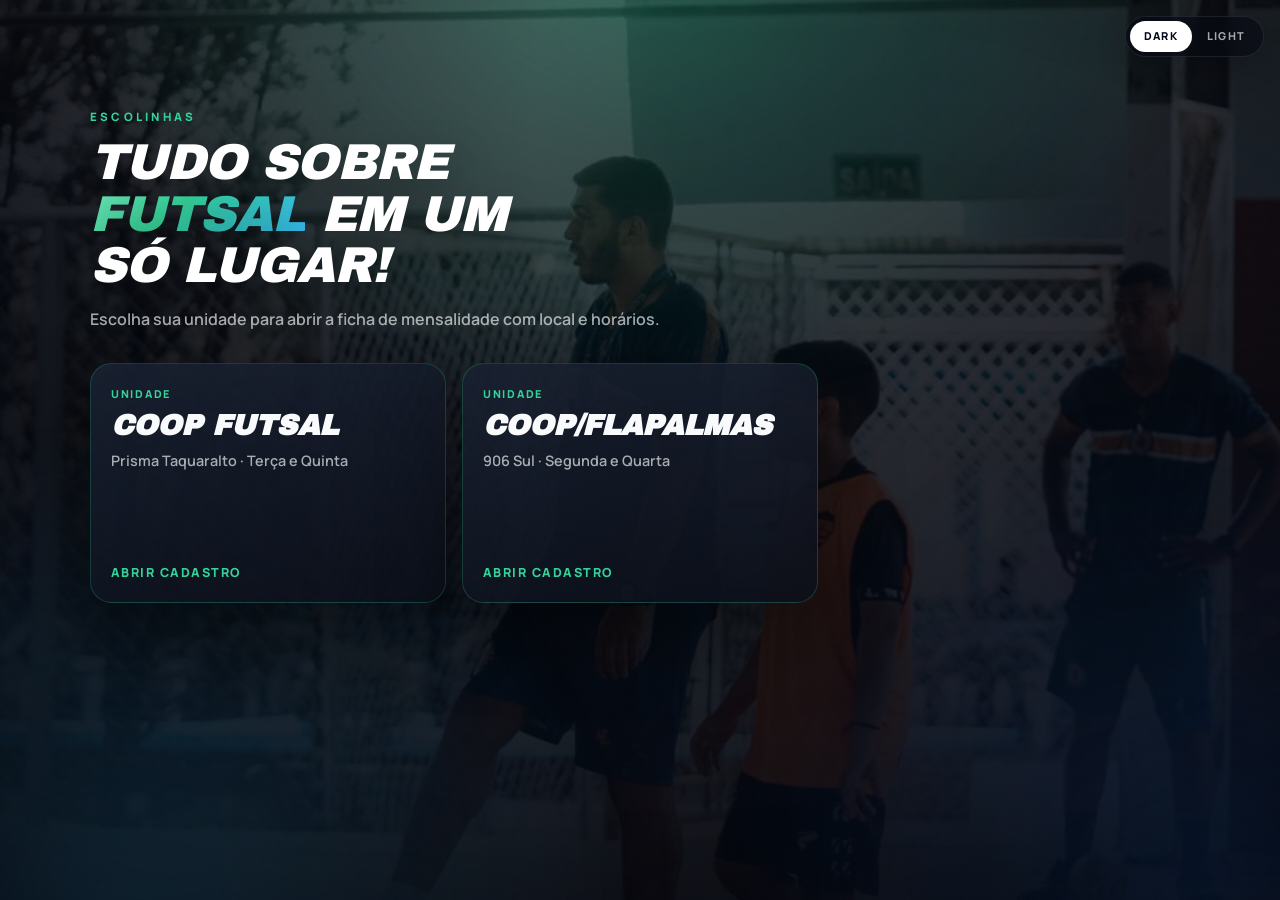
<file: index.html>
﻿<!DOCTYPE html>
<html lang="pt-BR" data-theme="dark">
<head>
  <meta charset="UTF-8" />
  <meta name="viewport" content="width=device-width, initial-scale=1" />
  <meta name="description" content="Escolinhas TUDO SOBRE FUTSAL EM UM SÓ LUGAR! — escolha sua unidade e faça a matrícula" />
  <title>TUDO SOBRE FUTSAL EM UM SÓ LUGAR! | Escolha a unidade</title>
  <link rel="icon" href="favicon.svg?v=1" type="image/svg+xml" />
  <link rel="preconnect" href="https://fonts.googleapis.com" />
  <link rel="preconnect" href="https://fonts.gstatic.com" crossorigin />
  <link href="https://fonts.googleapis.com/css2?family=Archivo+Black&family=Manrope:wght@500;600;700;800&display=swap" rel="stylesheet" />
  <link rel="stylesheet" href="styles.css?v=32" />
  <script>
    (function () {
      var params = new URLSearchParams(window.location.search);
      var theme = params.get("theme") || localStorage.getItem("ndf-theme") || "dark";
      if (theme !== "light" && theme !== "dark") theme = "dark";
      document.documentElement.setAttribute("data-theme", theme);
    })();
  </script>
</head>
<body class="page-home">
  <div class="page-bg" aria-hidden="true">
    <img class="page-bg__img" src="images/hero.jpeg" alt="" />
    <div class="page-bg__overlay"></div>
  </div>

  <div class="aurora" aria-hidden="true">
    <div class="aurora__blob aurora__blob--a"></div>
    <div class="aurora__blob aurora__blob--b"></div>
    <div class="aurora__blob aurora__blob--c"></div>
    <div class="aurora__vignette"></div>
  </div>
  <div class="grain" aria-hidden="true"></div>

  <div class="theme-bar">
    <div class="theme-switch" role="group" aria-label="Escolher tema">
      <button type="button" class="theme-switch__btn" data-theme-set="dark" aria-pressed="true">Dark</button>
      <button type="button" class="theme-switch__btn" data-theme-set="light" aria-pressed="false">Light</button>
    </div>
  </div>

  <main class="home">
    <header class="home__hero reveal is-visible">
      <p class="home__eyebrow">Escolinhas</p>
      <h1 class="home__title">TUDO SOBRE <span>FUTSAL</span> EM UM SÓ LUGAR!</h1>
      <p class="home__lead">Escolha sua unidade para abrir a ficha de mensalidade com local e horários.</p>
    </header>

    <section class="home__grid" aria-label="Unidades">
      <a class="unit-card reveal" data-delay="0" href="./cadastro.html?unidade=coop">
        <p class="unit-card__tag">Unidade</p>
        <h2 class="unit-card__name">COOP Futsal</h2>
        <p class="unit-card__meta">Prisma Taquaralto · Terça e Quinta</p>
        <span class="unit-card__cta">Abrir cadastro</span>
      </a>

      <a class="unit-card reveal" data-delay="1" href="./cadastro.html?unidade=flapalmas">
        <p class="unit-card__tag">Unidade</p>
        <h2 class="unit-card__name">COOP/FLAPALMAS</h2>
        <p class="unit-card__meta">906 Sul · Segunda e Quarta</p>
        <span class="unit-card__cta">Abrir cadastro</span>
      </a>

    </section>
  </main>

  <script src="config.js?v=54"></script>
  <script src="home.js?v=54"></script>
</body>
</html>
</file>
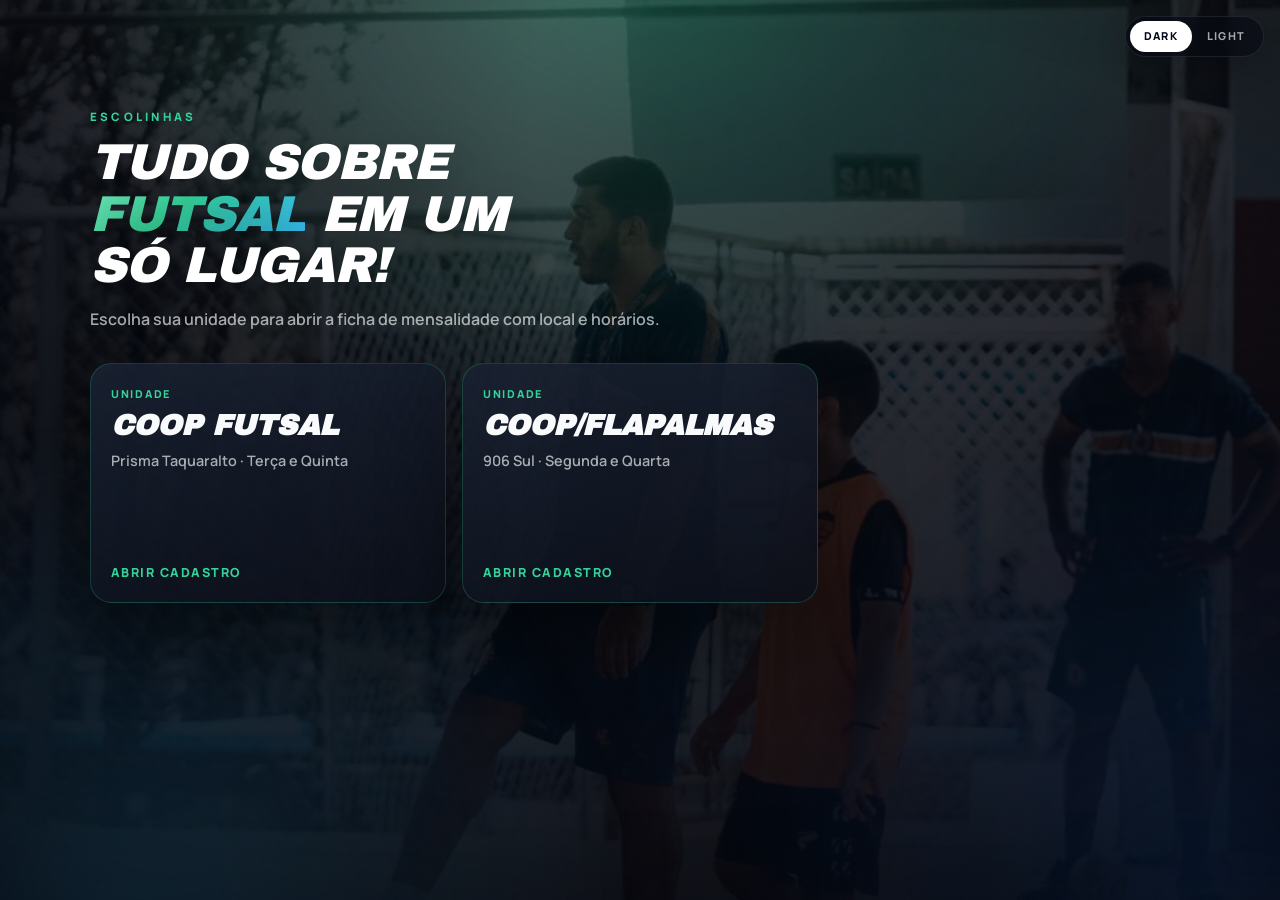
<file: dark.html>
﻿<!DOCTYPE html>
<html lang="pt-BR">
<head>
  <meta charset="UTF-8" />
  <meta http-equiv="refresh" content="0; url=./?theme=dark" />
  <title>TUDO SOBRE FUTSAL EM UM SÓ LUGAR! — Tema Dark</title>
  <script>location.replace("./?theme=dark");</script>
</head>
<body>
  <p><a href="./?theme=dark">Abrir home no tema dark</a></p>
</body>
</html>
</file>
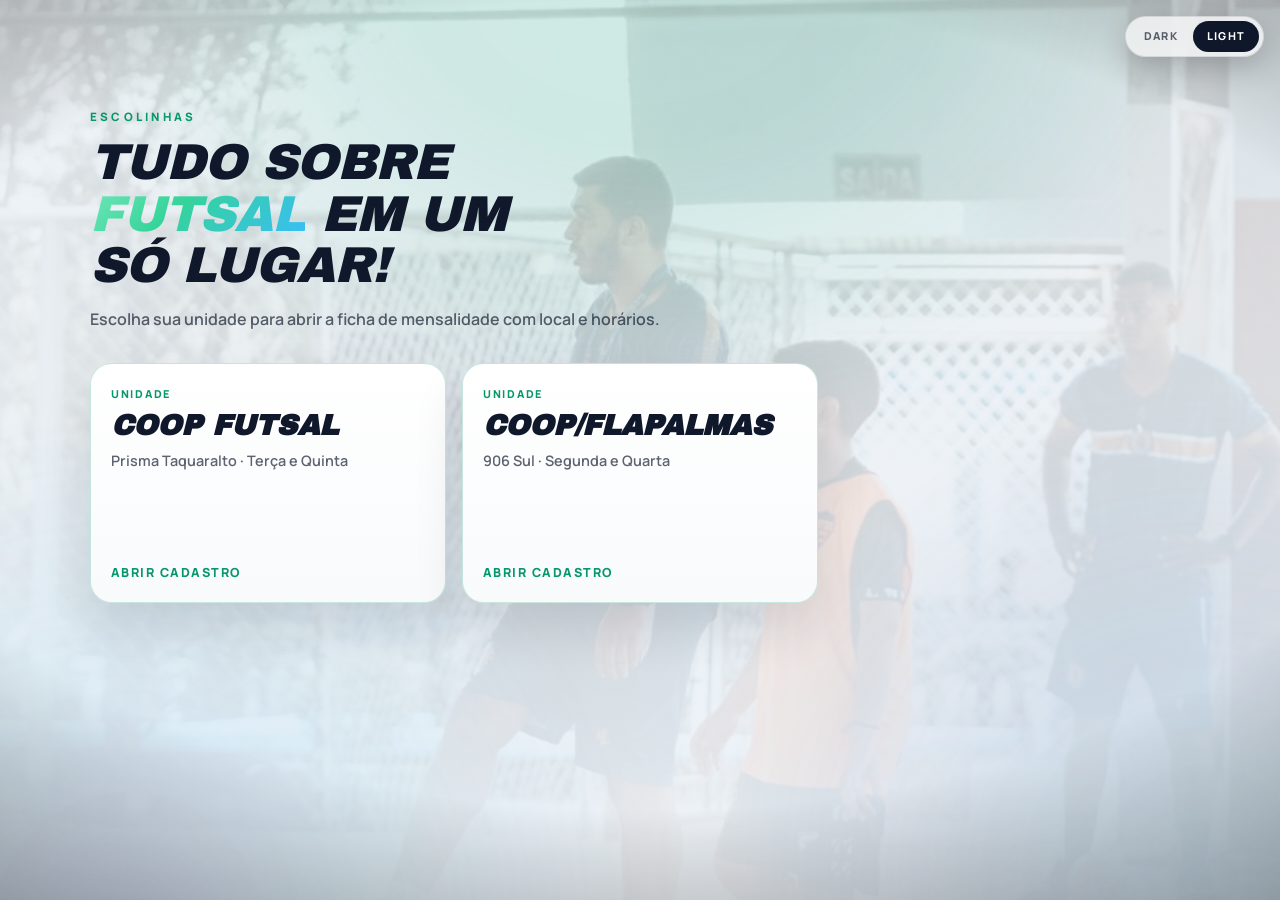
<file: light.html>
﻿<!DOCTYPE html>
<html lang="pt-BR">
<head>
  <meta charset="UTF-8" />
  <meta http-equiv="refresh" content="0; url=./?theme=light" />
  <title>TUDO SOBRE FUTSAL EM UM SÓ LUGAR! — Tema Light</title>
  <script>location.replace("./?theme=light");</script>
</head>
<body>
  <p><a href="./?theme=light">Abrir home no tema light</a></p>
</body>
</html>
</file>
<file: styles.css>
/* Escolinha identity + HackaRun-like motion (sem botões neon) */
html[data-theme="dark"] {
  --page-bg: #05070f;
  --page-bg-mid: #0a1220;
  --aurora-a: rgba(16, 185, 129, 0.28);
  --aurora-b: rgba(56, 189, 248, 0.18);
  --aurora-c: rgba(20, 82, 160, 0.22);
  --text: #f8fafc;
  --text-muted: rgba(248, 250, 252, 0.66);
  --text-soft: #94a3b8;
  --card-bg: linear-gradient(165deg, rgba(24, 32, 48, 0.9), rgba(10, 14, 24, 0.88));
  --card-border: rgba(148, 163, 184, 0.16);
  --input-bg: rgba(2, 6, 23, 0.72);
  --input-border: rgba(148, 163, 184, 0.14);
  --input-text: #f8fafc;
  --input-focus: #34d399;
  --panel-inner: rgba(2, 6, 23, 0.55);
  --line: rgba(148, 163, 184, 0.14);
  --plan-bg: rgba(15, 23, 42, 0.55);
  --plan-hover: rgba(30, 41, 59, 0.72);
  --plan-checked-border: rgba(52, 211, 153, 0.55);
  --accent: #34d399;
  --accent-2: #059669;
  --cta-bg: #ffffff;
  --cta-text: #020617;
  --cta-disabled-bg: #1e293b;
  --cta-disabled-text: #64748b;
  --ok: #34d399;
  --danger: #fb7185;
  --hero-overlay:
    linear-gradient(180deg, rgba(5, 7, 15, 0.35) 0%, rgba(5, 7, 15, 0.55) 42%, rgba(5, 7, 15, 0.98) 100%),
    radial-gradient(circle at 50% 30%, rgba(16, 185, 129, 0.2), transparent 48%);
  --hero-cta-bg: #ffffff;
  --hero-cta-text: #020617;
  --theme-bar-bg: rgba(5, 7, 15, 0.55);
  --shadow: 0 30px 80px rgba(0, 0, 0, 0.45);
  --band-bg: linear-gradient(180deg, rgba(5, 7, 15, 0) 0%, rgba(8, 14, 26, 0.92) 18%, #070b14 100%);
  --cursor-glow: rgba(16, 185, 129, 0.22);
  --ease-out: cubic-bezier(0.16, 1, 0.3, 1);
  --ease-in-out: cubic-bezier(0.65, 0, 0.35, 1);
  --dur: 0.32s;
  --font: "Manrope", system-ui, sans-serif;
  --display: "Archivo Black", "Manrope", sans-serif;
  color-scheme: dark;
}

html[data-theme="light"] {
  --page-bg: #eef3f8;
  --page-bg-mid: #e2eaf3;
  --aurora-a: rgba(16, 185, 129, 0.12);
  --aurora-b: rgba(37, 99, 235, 0.1);
  --aurora-c: rgba(14, 165, 233, 0.1);
  --text: #0f172a;
  --text-muted: rgba(15, 23, 42, 0.68);
  --text-soft: #64748b;
  --card-bg: linear-gradient(180deg, #ffffff, #f8fafc);
  --card-border: rgba(15, 23, 42, 0.08);
  --input-bg: #f8fafc;
  --input-border: rgba(15, 23, 42, 0.12);
  --input-text: #0f172a;
  --input-focus: #059669;
  --panel-inner: #ffffff;
  --line: rgba(15, 23, 42, 0.1);
  --plan-bg: #f8fafc;
  --plan-hover: #ffffff;
  --plan-checked-border: #059669;
  --accent: #059669;
  --accent-2: #047857;
  --cta-bg: #0f172a;
  --cta-text: #ffffff;
  --cta-disabled-bg: #cbd5e1;
  --cta-disabled-text: #64748b;
  --ok: #047857;
  --danger: #b91c1c;
  --hero-overlay:
    linear-gradient(180deg, rgba(238, 243, 248, 0.15) 0%, rgba(238, 243, 248, 0.55) 55%, rgba(238, 243, 248, 0.98) 100%);
  --hero-cta-bg: #0f172a;
  --hero-cta-text: #ffffff;
  --theme-bar-bg: rgba(255, 255, 255, 0.7);
  --shadow: 0 24px 50px rgba(15, 23, 42, 0.12);
  --band-bg: linear-gradient(180deg, rgba(238, 243, 248, 0) 0%, #eef3f8 22%, #e8eef6 100%);
  --cursor-glow: rgba(5, 150, 105, 0.16);
  --ease-out: cubic-bezier(0.16, 1, 0.3, 1);
  --ease-in-out: cubic-bezier(0.65, 0, 0.35, 1);
  --dur: 0.32s;
  --font: "Manrope", system-ui, sans-serif;
  --display: "Archivo Black", "Manrope", sans-serif;
  color-scheme: light;
}

*,
*::before,
*::after {
  box-sizing: border-box;
}

html {
  scroll-behavior: smooth;
}

body {
  margin: 0;
  min-height: 100vh;
  font-family: var(--font);
  color: var(--text);
  background: var(--page-bg);
  line-height: 1.5;
  overflow-x: hidden;
}

/* Aurora animada (estilo HackaRun, cores da escolinha) */
.aurora {
  position: fixed;
  inset: 0;
  z-index: 1;
  pointer-events: none;
  overflow: hidden;
  background: transparent;
  transition: background 1.4s var(--ease-in-out);
}

.aurora__blob {
  position: absolute;
  border-radius: 50%;
  filter: blur(10px);
  will-change: transform, opacity;
}

.aurora__blob--a {
  width: 90vmax;
  height: 70vmax;
  top: -38vmax;
  left: calc(50% - 45vmax);
  background: radial-gradient(closest-side, var(--aurora-a) 0%, rgba(16, 185, 129, 0.13) 42%, transparent 100%);
  animation: aurora-drift 28s ease-in-out infinite alternate;
}

.aurora__blob--b {
  width: 80vmax;
  height: 80vmax;
  bottom: -42vmax;
  left: -30vmax;
  background: radial-gradient(closest-side, var(--aurora-b) 0%, rgba(56, 189, 248, 0.08) 45%, transparent 100%);
  animation: aurora-drift 34s ease-in-out infinite alternate-reverse;
}

.aurora__blob--c {
  width: 76vmax;
  height: 76vmax;
  bottom: -36vmax;
  right: -32vmax;
  background: radial-gradient(closest-side, var(--aurora-c) 0%, rgba(20, 82, 160, 0.09) 45%, transparent 100%);
  animation: aurora-drift 40s ease-in-out infinite alternate;
}

.aurora__vignette {
  position: absolute;
  inset: 0;
  background: radial-gradient(120% 90% at 50% 45%, transparent 50%, rgba(0, 0, 4, 0.7) 100%);
}

@keyframes aurora-drift {
  0% { transform: translate(-4vw, 0) scale(1); opacity: 0.85; }
  50% { opacity: 1; }
  100% { transform: translate(5vw, 3vh) scale(1.12); opacity: 0.9; }
}

.grain {
  position: fixed;
  inset: 0;
  pointer-events: none;
  z-index: 50;
  opacity: 0.035;
  mix-blend-mode: overlay;
  background-image:
    url("data:image/svg+xml,%3Csvg viewBox='0 0 200 200' xmlns='http://www.w3.org/2000/svg'%3E%3Cfilter id='n'%3E%3CfeTurbulence type='fractalNoise' baseFrequency='0.85' numOctaves='3' stitchTiles='stitch'/%3E%3C/filter%3E%3Crect width='100%25' height='100%25' filter='url(%23n)'/%3E%3C/svg%3E");
}

/* Glow que segue o mouse */
.page-bg {
  position: fixed;
  inset: 0;
  z-index: 0;
  overflow: hidden;
  pointer-events: none;
}

.page-bg__img {
  position: absolute;
  inset: 0;
  width: 100%;
  height: 100%;
  object-fit: cover;
  object-position: center;
  filter: saturate(1.05) contrast(1.04);
}

.page-bg__overlay {
  position: absolute;
  inset: 0;
  background:
    linear-gradient(90deg, rgba(5, 7, 15, 0.82) 0%, rgba(5, 7, 15, 0.55) 42%, rgba(5, 7, 15, 0.72) 100%),
    linear-gradient(180deg, rgba(5, 7, 15, 0.35), rgba(5, 7, 15, 0.88));
}

html[data-theme="light"] .page-bg__overlay {
  background:
    linear-gradient(90deg, rgba(238, 243, 248, 0.88) 0%, rgba(238, 243, 248, 0.62) 45%, rgba(238, 243, 248, 0.78) 100%),
    linear-gradient(180deg, rgba(238, 243, 248, 0.25), rgba(238, 243, 248, 0.9));
}

/* Transições de scroll */
.reveal {
  opacity: 0;
  transform: translateY(36px) scale(0.985);
  filter: blur(6px);
  transition:
    opacity 0.9s var(--ease-out),
    transform 0.9s var(--ease-out),
    filter 0.9s var(--ease-out);
  will-change: opacity, transform, filter;
}

.reveal.is-visible {
  opacity: 1;
  transform: none;
  filter: none;
}

.reveal[data-delay="1"] { transition-delay: 0.08s; }
.reveal[data-delay="2"] { transition-delay: 0.16s; }
.reveal[data-delay="3"] { transition-delay: 0.24s; }

.layout {
  position: relative;
  z-index: 2;
  display: grid;
  grid-template-columns: minmax(160px, 240px) minmax(0, 560px) minmax(160px, 240px);
  justify-content: center;
  column-gap: clamp(0.75rem, 2vw, 1.75rem);
  row-gap: 1.25rem;
  align-items: start;
  width: min(1280px, calc(100% - 1.5rem));
  margin: 0 auto;
  padding: clamp(4.5rem, 8vh, 6rem) 0 3rem;
  min-height: 100vh;
  box-sizing: border-box;
}

.brand-rail {
  position: sticky;
  top: 5.5rem;
  padding: 1rem 0.25rem 1rem 0;
  width: 100%;
  max-width: 240px;
}

.brand-rail__eyebrow {
  margin: 0 0 0.75rem;
  font-size: 0.72rem;
  font-weight: 800;
  letter-spacing: 0.28em;
  text-transform: uppercase;
  color: var(--accent);
}

.brand-rail__title {
  margin: 0;
  font-family: var(--display);
  font-size: clamp(2rem, 3.4vw, 3.3rem);
  font-weight: 400;
  font-style: italic;
  line-height: 0.95;
  letter-spacing: -0.03em;
  text-transform: uppercase;
  color: #fff;
  text-shadow: 0 16px 40px rgba(0, 0, 0, 0.35);
}

html[data-theme="light"] .brand-rail__title {
  color: #0f172a;
  text-shadow: none;
}

.brand-rail__title span {
  display: inline-block;
  background: linear-gradient(135deg, #6ee7b7, #34d399 40%, #38bdf8);
  -webkit-background-clip: text;
  background-clip: text;
  color: transparent;
}

.brand-rail__club {
  margin: 1rem 0 0.55rem;
  font-size: clamp(0.72rem, 1.4vw, 0.86rem);
  font-weight: 800;
  letter-spacing: 0.08em;
  text-transform: uppercase;
  color: rgba(255, 255, 255, 0.86);
  line-height: 1.3;
  max-width: 22rem;
}

html[data-theme="light"] .brand-rail__club {
  color: rgba(15, 23, 42, 0.8);
}

.brand-rail__slogan {
  margin: 0;
  font-size: 0.82rem;
  font-weight: 700;
  font-style: italic;
  letter-spacing: 0.08em;
  text-transform: uppercase;
  color: var(--text-muted);
  max-width: 22ch;
}

.brand-rail .accent-bar {
  margin: 1rem 0 0;
}

.form-rail {
  width: 100%;
  justify-self: center;
}

.photo-rail {
  --photo-parallax: 0px;
  position: sticky;
  top: 5rem;
  display: grid;
  gap: 0.75rem;
  justify-items: end;
  justify-self: end;
  width: 100%;
  max-width: 230px;
  padding-top: 0.5rem;
  transform: translate3d(0, var(--photo-parallax), 0);
  will-change: transform;
}

.photo-rail__item {
  --photo-rot: 0deg;
  --photo-x: 0px;
  --photo-y: 0px;
  --photo-scale: 1;
  margin: 0;
  width: 100%;
  max-width: 210px;
  border-radius: 1.1rem;
  overflow: hidden;
  border: 1px solid var(--card-border);
  box-shadow: 0 18px 40px rgba(0, 0, 0, 0.35);
  transform-origin: center;
  transform: rotate(var(--photo-rot)) translate(var(--photo-x), var(--photo-y)) scale(var(--photo-scale));
  animation: photo-fall 1s var(--ease-out) both;
  transition:
    transform 0.65s cubic-bezier(0.22, 1, 0.36, 1),
    box-shadow 0.65s cubic-bezier(0.22, 1, 0.36, 1),
    filter 0.65s cubic-bezier(0.22, 1, 0.36, 1);
}

.photo-rail__item img {
  display: block;
  width: 100%;
  aspect-ratio: 4 / 5;
  object-fit: cover;
  transition: transform 0.65s cubic-bezier(0.22, 1, 0.36, 1), filter 0.65s cubic-bezier(0.22, 1, 0.36, 1);
}

.photo-rail__item--1 {
  max-width: 190px;
  --photo-rot: -6deg;
  --photo-x: -6px;
  animation-delay: 0.05s;
}

.photo-rail__item--2 {
  max-width: 210px;
  --photo-rot: 4deg;
  --photo-x: 8px;
  animation-delay: 0.15s;
}

.photo-rail__item--3 {
  max-width: 180px;
  --photo-rot: -3deg;
  --photo-x: -2px;
  animation-delay: 0.25s;
}

.photo-rail__item--4 {
  max-width: 200px;
  --photo-rot: 5deg;
  --photo-x: 10px;
  animation-delay: 0.35s;
}

.photo-rail__item:hover {
  --photo-rot: -1deg;
  --photo-y: -8px;
  --photo-scale: 1.025;
  box-shadow: 0 22px 44px rgba(0, 0, 0, 0.38), 0 0 24px rgba(16, 185, 129, 0.12);
  z-index: 2;
}

.photo-rail__item:hover img {
  transform: scale(1.04);
  filter: saturate(1.06);
}

@keyframes photo-fall {
  from {
    opacity: 0;
    transform: translateY(-28px) scale(0.94);
  }
  to {
    opacity: 1;
  }
}

.theme-bar {
  position: fixed;
  top: 1rem;
  right: 1rem;
  z-index: 60;
  display: flex;
  align-items: center;
  gap: 0.55rem;
  padding: 0.25rem;
  border-radius: 999px;
  background: var(--theme-bar-bg);
  border: 1px solid var(--line);
  backdrop-filter: blur(16px);
  box-shadow: 0 10px 30px rgba(0, 0, 0, 0.2);
}

.back-home {
  margin-left: 0.35rem;
  padding: 0.4rem 0.75rem;
  border-radius: 999px;
  color: var(--text-soft);
  text-decoration: none;
  font-size: 0.72rem;
  font-weight: 800;
  letter-spacing: 0.06em;
  text-transform: uppercase;
  transition: color var(--dur) var(--ease-out), background var(--dur) var(--ease-out);
}

.back-home:hover {
  color: var(--text);
  background: rgba(52, 211, 153, 0.14);
}

html[data-theme="light"] .back-home:hover {
  background: rgba(5, 150, 105, 0.14);
}

.home {
  position: relative;
  z-index: 2;
  width: min(1100px, calc(100% - 1.5rem));
  margin: 0 auto;
  padding: clamp(5rem, 12vh, 7rem) 0 3.5rem;
}

.home__hero {
  max-width: 40rem;
  margin-bottom: 2rem;
}

.home__eyebrow {
  margin: 0 0 0.75rem;
  font-size: 0.72rem;
  font-weight: 800;
  letter-spacing: 0.28em;
  text-transform: uppercase;
  color: var(--accent);
}

.home__title {
  margin: 0;
  font-family: var(--display);
  font-size: clamp(1.55rem, 5.2vw, 3.15rem);
  font-weight: 400;
  font-style: italic;
  line-height: 1.02;
  letter-spacing: -0.02em;
  text-transform: uppercase;
  color: #fff;
  text-shadow: 0 16px 40px rgba(0, 0, 0, 0.35);
  max-width: 14ch;
}

html[data-theme="light"] .home__title {
  color: #0f172a;
  text-shadow: none;
}

.home__title span {
  display: inline-block;
  background: linear-gradient(135deg, #6ee7b7, #34d399 40%, #38bdf8);
  -webkit-background-clip: text;
  background-clip: text;
  color: transparent;
}

.home__lead {
  margin: 1rem 0 0;
  max-width: 36rem;
  color: var(--text-muted);
  font-size: 1rem;
  font-weight: 600;
}

.home__grid {
  display: grid;
  grid-template-columns: repeat(3, minmax(0, 1fr));
  gap: 1rem;
}

.unit-card {
  display: flex;
  flex-direction: column;
  gap: 0.55rem;
  min-height: 15rem;
  padding: 1.35rem 1.25rem 1.2rem;
  border-radius: 1.35rem;
  border: 1px solid rgba(52, 211, 153, 0.22);
  background: var(--card-bg);
  box-shadow: var(--shadow);
  color: inherit;
  text-decoration: none;
  transition: transform var(--dur) var(--ease-out), border-color var(--dur) var(--ease-out), box-shadow var(--dur) var(--ease-out);
}

html[data-theme="light"] .unit-card {
  border-color: rgba(5, 150, 105, 0.22);
}

.unit-card:hover {
  transform: translateY(-4px);
  border-color: var(--plan-checked-border);
  box-shadow: 0 24px 50px rgba(0, 0, 0, 0.28);
}

.unit-card__tag {
  margin: 0;
  font-size: 0.68rem;
  font-weight: 800;
  letter-spacing: 0.16em;
  text-transform: uppercase;
  color: var(--accent);
}

.unit-card__name {
  margin: 0;
  font-family: var(--display);
  font-size: clamp(1.35rem, 3vw, 1.8rem);
  font-style: italic;
  line-height: 1.05;
  text-transform: uppercase;
}

.unit-card__meta {
  margin: 0;
  color: var(--text-muted);
  font-size: 0.9rem;
  font-weight: 600;
}

.unit-card__cta {
  margin-top: auto;
  padding-top: 1rem;
  font-size: 0.78rem;
  font-weight: 800;
  letter-spacing: 0.12em;
  text-transform: uppercase;
  color: var(--accent);
}

@media (max-width: 900px) {
  .home__grid {
    grid-template-columns: 1fr;
  }

  .unit-card {
    min-height: 11rem;
  }
}

.theme-switch {
  display: inline-flex;
  gap: 0.1rem;
}

.theme-switch__btn {
  border: 0;
  border-radius: 999px;
  padding: 0.45rem 0.85rem;
  background: transparent;
  color: var(--text-muted);
  font: inherit;
  font-size: 0.68rem;
  font-weight: 800;
  letter-spacing: 0.12em;
  text-transform: uppercase;
  cursor: pointer;
  transition: background var(--dur) var(--ease-out), color var(--dur) var(--ease-out), transform var(--dur) var(--ease-out);
}

.theme-switch__btn:hover {
  transform: translateY(-1px);
  color: var(--text);
}

.theme-switch__btn[aria-pressed="true"] {
  background: var(--cta-bg);
  color: var(--cta-text);
}

.card__kicker {
  margin: 0 0 0.45rem;
  font-size: 0.68rem;
  font-weight: 800;
  letter-spacing: 0.22em;
  text-transform: uppercase;
  color: var(--accent);
}

.accent-bar {
  width: 7rem;
  height: 3px;
  margin: 0.85rem auto 0;
  border-radius: 999px;
  background: linear-gradient(100deg, var(--accent), #38bdf8, var(--accent-2));
}

.page {
  position: relative;
  z-index: 1;
  width: 100%;
  margin: 0 auto;
}

.card {
  background: var(--card-bg);
  border: 1px solid var(--card-border);
  border-radius: 1.75rem;
  padding: 1.55rem 1.25rem 1.65rem;
  box-shadow: var(--shadow);
  backdrop-filter: blur(18px);
  transform-style: preserve-3d;
  transition: transform 0.35s var(--ease-out), box-shadow 0.35s var(--ease-out), border-color 0.35s var(--ease-out);
  will-change: transform;
}

.card.is-tilting {
  transition: transform 0.08s linear, box-shadow 0.25s var(--ease-out);
}

.card:hover {
  border-color: rgba(52, 211, 153, 0.35);
  box-shadow: var(--shadow), 0 0 40px rgba(16, 185, 129, 0.08);
}

html[data-theme="light"] .card:hover {
  border-color: rgba(5, 150, 105, 0.35);
}

.card__head {
  text-align: center;
  margin-bottom: 1.35rem;
}

.card__head h2 {
  margin: 0;
  font-family: var(--display);
  font-size: clamp(1.5rem, 4vw, 2.2rem);
  font-style: italic;
  font-weight: 400;
  letter-spacing: -0.02em;
  text-transform: uppercase;
}

.card__slogan {
  margin: 0.5rem 0 0.55rem;
  font-size: 0.68rem;
  font-weight: 800;
  font-style: italic;
  letter-spacing: 0.16em;
  text-transform: uppercase;
  color: var(--text-muted);
}

.card__lead {
  margin: 0;
  font-size: 0.74rem;
  font-weight: 700;
  letter-spacing: 0.12em;
  text-transform: uppercase;
  color: var(--text-soft);
}

.section-label {
  display: flex;
  align-items: center;
  gap: 0.75rem;
  margin: 1.45rem 0 0.95rem;
}

.section-label::before,
.section-label::after {
  content: "";
  flex: 1;
  height: 1px;
  background: linear-gradient(90deg, transparent, var(--line), transparent);
}

.section-label span {
  font-size: 0.68rem;
  font-weight: 800;
  letter-spacing: 0.18em;
  text-transform: uppercase;
  color: var(--text-soft);
  text-align: center;
  white-space: nowrap;
}

.field-row {
  display: grid;
  grid-template-columns: 1fr 1fr;
  gap: 0.85rem;
}

.field {
  margin-bottom: 0.95rem;
  border: 0;
  padding: 0;
  min-width: 0;
}

.field label,
.field__label,
.field legend {
  display: block;
  margin: 0 0 0.4rem 0.35rem;
  font-size: 0.68rem;
  font-weight: 800;
  letter-spacing: 0.12em;
  text-transform: uppercase;
  color: var(--text-soft);
}

.hint {
  margin: -0.15rem 0 0.7rem;
  font-size: 0.8rem;
  color: var(--text-muted);
}

.hint--required {
  margin: 0.15rem 0 0.75rem;
  color: var(--accent);
  font-weight: 700;
}

.field input[type="text"],
.field input[type="email"],
.field input[type="tel"],
.field input[type="date"] {
  width: 100%;
  border: 1px solid var(--input-border);
  background: var(--input-bg);
  color: var(--input-text);
  border-radius: 1rem;
  padding: 0.9rem 1rem;
  font: inherit;
  font-size: 0.95rem;
  transition: border-color var(--dur) var(--ease-out), box-shadow var(--dur) var(--ease-out), background var(--dur) var(--ease-out), transform var(--dur) var(--ease-out);
  color-scheme: dark;
}

html[data-theme="light"] .field input[type="tel"],
html[data-theme="light"] .field input[type="date"] {
  color-scheme: light;
}

.field input[type="date"]::-webkit-calendar-picker-indicator {
  opacity: 0.75;
  cursor: pointer;
  filter: invert(1);
}

html[data-theme="light"] .field input[type="date"]::-webkit-calendar-picker-indicator {
  filter: none;
}

.field input:hover {
  border-color: rgba(52, 211, 153, 0.35);
}

html[data-theme="light"] .field input:hover {
  border-color: rgba(5, 150, 105, 0.35);
}

.field input:focus {
  outline: none;
  border-color: var(--input-focus);
  box-shadow: 0 0 0 3px rgba(52, 211, 153, 0.24);
  transform: translateY(-1px);
}

html[data-theme="light"] .field input:focus {
  box-shadow: 0 0 0 3px rgba(5, 150, 105, 0.24);
}

.field input.is-invalid,
.picker-trigger.is-invalid,
.field.is-invalid,
.agree.is-invalid {
  border-color: var(--danger);
}

.field.is-invalid {
  border: 1.5px solid var(--danger);
  border-radius: 1rem;
  padding: 0.55rem;
}

.picker-trigger {
  width: 100%;
  display: flex;
  align-items: center;
  justify-content: space-between;
  gap: 0.75rem;
  border: 1px solid var(--input-border);
  background: var(--input-bg);
  color: var(--input-text);
  border-radius: 1rem;
  padding: 0.9rem 1rem;
  font: inherit;
  font-size: 0.95rem;
  font-weight: 700;
  text-align: left;
  cursor: pointer;
  transition: border-color var(--dur) var(--ease-out), box-shadow var(--dur) var(--ease-out), background var(--dur) var(--ease-out), transform var(--dur) var(--ease-out);
}

.picker-trigger::after {
  content: "";
  width: 0.55rem;
  height: 0.55rem;
  border-right: 2px solid var(--text-soft);
  border-bottom: 2px solid var(--text-soft);
  transform: rotate(45deg) translateY(-0.1rem);
  flex-shrink: 0;
}

.picker-trigger:hover {
  border-color: rgba(52, 211, 153, 0.35);
  transform: translateY(-1px);
}

html[data-theme="light"] .picker-trigger:hover {
  border-color: rgba(5, 150, 105, 0.35);
}

.picker-trigger:focus-visible {
  outline: none;
  border-color: var(--input-focus);
  box-shadow: 0 0 0 3px rgba(52, 211, 153, 0.24);
}

html[data-theme="light"] .picker-trigger:focus-visible {
  box-shadow: 0 0 0 3px rgba(5, 150, 105, 0.24);
}

.picker-trigger--link {
  margin: 0 0 0.9rem;
  justify-content: center;
  color: var(--accent);
  background: var(--plan-bg);
  letter-spacing: 0.1em;
  text-transform: uppercase;
  font-size: 0.78rem;
  font-weight: 800;
}

.picker-trigger--link::after {
  display: none;
}

.picker-trigger--filled {
  color: var(--text);
}

.plan-list {
  display: grid;
  gap: 0.55rem;
}

.plan-group {
  display: grid;
  gap: 0.45rem;
}

.plan-group__title {
  margin: 0.35rem 0 0.15rem;
  font-size: 0.68rem;
  font-weight: 800;
  letter-spacing: 0.12em;
  text-transform: uppercase;
  color: var(--accent);
}

.plan-option {
  width: 100%;
  display: flex;
  align-items: center;
  justify-content: space-between;
  gap: 0.75rem;
  background: var(--plan-bg);
  border: 1px solid var(--input-border);
  border-radius: 1rem;
  padding: 0.85rem 1rem;
  color: var(--text);
  font: inherit;
  font-size: 0.9rem;
  font-weight: 700;
  text-align: left;
  cursor: pointer;
  transition: border-color var(--dur) var(--ease-out), background var(--dur) var(--ease-out), transform var(--dur) var(--ease-out), box-shadow var(--dur) var(--ease-out);
}

.plan-option:hover,
.plan-option:focus-visible {
  outline: none;
  background: var(--plan-hover);
  border-color: var(--plan-checked-border);
  transform: translateY(-1px);
  box-shadow: 0 12px 28px rgba(0, 0, 0, 0.18);
}

.plan-option.is-selected {
  border-color: var(--plan-checked-border);
  box-shadow: 0 12px 28px rgba(16, 185, 129, 0.12);
}

.plan-option__meta {
  font-size: 0.75rem;
  font-weight: 700;
  color: var(--text-muted);
  white-space: nowrap;
}

.plan-option small {
  display: inline-block;
  margin-top: 0.2rem;
  font-size: 0.78rem;
  font-weight: 600;
  color: var(--text-muted);
}

.valor {
  margin: 0.45rem 0 1rem;
  font-size: 0.95rem;
  color: var(--text);
}

.contract {
  margin: 0.2rem 0 1.1rem;
}

.contract__text {
  font-size: 0.8rem;
  color: var(--text-muted);
  line-height: 1.55;
}

.contract__text h4 {
  margin: 0 0 0.75rem;
  font-size: 0.88rem;
  text-align: center;
  color: var(--text);
}

.contract__text h5 {
  margin: 0.95rem 0 0.35rem;
  font-size: 0.78rem;
  letter-spacing: 0.04em;
  text-transform: uppercase;
  color: var(--text);
}

.contract__text p {
  margin: 0 0 0.55rem;
}

.contract__text ul {
  margin: 0 0 0.55rem;
  padding-left: 1.15rem;
}

.contract__text li {
  margin-bottom: 0.25rem;
}

.modal {
  position: fixed;
  inset: 0;
  z-index: 80;
  display: grid;
  place-items: center;
  padding: 1rem;
  opacity: 0;
  visibility: hidden;
  pointer-events: none;
  transition: opacity 0.28s var(--ease-out), visibility 0.28s var(--ease-out);
}

.modal.is-open {
  opacity: 1;
  visibility: visible;
  pointer-events: auto;
}

.modal[hidden] {
  display: none;
}

.modal.is-open[hidden] {
  display: grid;
}

.modal__backdrop {
  position: absolute;
  inset: 0;
  background:
    radial-gradient(circle at 50% 20%, rgba(52, 211, 153, 0.14), transparent 42%),
    rgba(2, 6, 23, 0.72);
  backdrop-filter: blur(10px);
  -webkit-backdrop-filter: blur(10px);
}

.modal__panel {
  position: relative;
  z-index: 1;
  width: min(100%, 34rem);
  max-height: min(88vh, 44rem);
  display: flex;
  flex-direction: column;
  background:
    linear-gradient(180deg, rgba(15, 23, 42, 0.96), rgba(2, 6, 23, 0.98));
  border: 1px solid rgba(52, 211, 153, 0.28);
  border-radius: 1.35rem;
  box-shadow:
    0 28px 80px rgba(0, 0, 0, 0.45),
    0 0 0 1px rgba(255, 255, 255, 0.03) inset;
  transform: translateY(18px) scale(0.96);
  opacity: 0;
  transition: transform 0.34s var(--ease-out), opacity 0.34s var(--ease-out);
  overflow: hidden;
}

html[data-theme="light"] .modal__panel {
  background: linear-gradient(180deg, #ffffff, #f8fafc);
  box-shadow: 0 24px 60px rgba(15, 23, 42, 0.18);
}

.modal.is-open .modal__panel {
  transform: translateY(0) scale(1);
  opacity: 1;
}

.modal__panel--contract {
  width: min(100%, 40rem);
}

.modal__header {
  display: flex;
  align-items: flex-start;
  justify-content: space-between;
  gap: 1rem;
  padding: 1.15rem 1.2rem 0.9rem;
  border-bottom: 1px solid var(--input-border);
}

.modal__eyebrow {
  margin: 0 0 0.25rem;
  font-size: 0.68rem;
  font-weight: 800;
  letter-spacing: 0.14em;
  text-transform: uppercase;
  color: var(--accent);
}

.modal__header h3 {
  margin: 0;
  font-size: 1.15rem;
  line-height: 1.25;
  color: var(--text);
}

.modal__close {
  width: 2.25rem;
  height: 2.25rem;
  border: 1px solid var(--input-border);
  border-radius: 999px;
  background: var(--plan-bg);
  color: var(--text);
  font-size: 1.35rem;
  line-height: 1;
  cursor: pointer;
  transition: background var(--dur) var(--ease-out), border-color var(--dur) var(--ease-out), transform var(--dur) var(--ease-out);
}

.modal__close:hover {
  background: var(--plan-hover);
  border-color: var(--plan-checked-border);
  transform: scale(1.04);
}

.modal__body {
  padding: 1rem 1.2rem 1.2rem;
  overflow: auto;
  overscroll-behavior: contain;
}

.modal__body--contract {
  padding-top: 0.85rem;
  max-height: min(58vh, 460px);
}

.modal__footer--contract {
  display: grid;
  gap: 0.55rem;
}

.contract-scroll-hint {
  margin: 0;
  font-size: 0.78rem;
  font-weight: 700;
  color: #6ee7b7;
  text-align: center;
}

html[data-theme="light"] .contract-scroll-hint {
  color: #047857;
}

.contract-scroll-hint.is-done {
  color: #34d399;
}

html[data-theme="light"] .contract-scroll-hint.is-done {
  color: #059669;
}

.signature-block {
  margin: 1.4rem 0 1rem;
  padding: 0.9rem 0 0.2rem;
  border-top: 1px solid rgba(148, 163, 184, 0.14);
}

.signature-block__title {
  margin: 0 0 0.35rem;
  font-size: 0.95rem;
}

.signature-block__name {
  margin: 0 0 0.65rem;
  font-size: 0.86rem;
}

.signature-pad-wrap {
  position: relative;
  border: 1px dashed rgba(52, 211, 153, 0.55);
  border-radius: 0.85rem;
  background: #fff;
  overflow: hidden;
}

html[data-theme="light"] .signature-pad-wrap {
  border-color: rgba(5, 150, 105, 0.55);
}

.signature-pad {
  display: block;
  width: 100%;
  height: auto;
  max-height: 180px;
  touch-action: none;
  cursor: crosshair;
  background: #fff;
}

.signature-pad.is-signed {
  /* canvas fica quase invisível; a imagem fica por cima no PDF */
}

.signature-img {
  display: block;
  width: 100%;
  max-width: 420px;
  height: auto;
  margin-top: 0.35rem;
}

.signature-block__hint {
  margin: 0.55rem 0 0.45rem;
  font-size: 0.78rem;
  font-weight: 700;
  color: var(--text-muted);
}

.signature-block__hint.is-done {
  color: #34d399;
}

html[data-theme="light"] .signature-block__hint.is-done {
  color: #059669;
}

.btn--small {
  width: auto;
  min-width: 9.5rem;
  padding: 0.55rem 0.9rem;
  font-size: 0.82rem;
  border-radius: 0.8rem;
}

.modal__close:disabled,
#close-contrato:disabled {
  opacity: 0.45;
  cursor: not-allowed;
  transform: none;
}

.modal__footer {
  padding: 0.85rem 1.2rem 1.15rem;
  border-top: 1px solid var(--input-border);
  background: rgba(2, 6, 23, 0.4);
}

html[data-theme="light"] .modal__footer {
  background: rgba(255, 255, 255, 0.85);
}

.modal__footer .btn {
  width: 100%;
}

.modal__footer--actions {
  display: grid;
  grid-template-columns: 1fr 1fr;
  gap: 0.65rem;
}

.modal__footer--actions .btn {
  width: 100%;
  margin: 0;
}

.choice-row {
  display: grid;
  gap: 0.45rem;
}

.choice,
.agree {
  display: flex;
  gap: 0.65rem;
  align-items: flex-start;
  background: var(--plan-bg);
  border: 1px solid var(--input-border);
  border-radius: 1rem;
  padding: 0.75rem 0.85rem;
  cursor: pointer;
  font-size: 0.88rem;
  font-weight: 700;
  line-height: 1.4;
  transition: border-color var(--dur) var(--ease-out), background var(--dur) var(--ease-out), transform var(--dur) var(--ease-out);
}

.choice:hover,
.agree:hover {
  transform: translateY(-1px);
  background: var(--plan-hover);
}

.choice:has(input:checked),
.agree:has(input:checked) {
  border-color: var(--plan-checked-border);
  background: var(--plan-hover);
}

.choice input,
.agree input {
  margin-top: 0.15rem;
  accent-color: var(--accent);
  flex-shrink: 0;
}

.agree {
  margin: 0.85rem 0 0.2rem;
}

.agree--locked {
  opacity: 0.62;
  cursor: not-allowed;
}

.agree--locked:hover {
  transform: none;
}

#ciente-hint {
  margin: 0.35rem 0 0;
}

.btn {
  display: inline-flex;
  justify-content: center;
  align-items: center;
  width: 100%;
  border: 0;
  border-radius: 1rem;
  padding: 1rem 1.2rem;
  background: var(--cta-bg);
  color: var(--cta-text);
  font: inherit;
  font-size: 0.78rem;
  font-weight: 800;
  letter-spacing: 0.16em;
  text-transform: uppercase;
  cursor: pointer;
  text-decoration: none;
  transition: transform 0.2s var(--ease-out), filter 0.2s var(--ease-out), box-shadow 0.2s var(--ease-out), opacity 0.2s var(--ease-out);
}

.btn:hover {
  filter: brightness(1.05);
  transform: translateY(-2px);
  box-shadow: 0 14px 30px rgba(0, 0, 0, 0.22);
}

.btn:active {
  transform: translateY(0);
}

.btn:disabled {
  background: var(--cta-disabled-bg);
  color: var(--cta-disabled-text);
  cursor: wait;
  transform: none;
  box-shadow: none;
  filter: none;
}

.btn--pay {
  margin-bottom: 0.65rem;
  background: linear-gradient(135deg, var(--accent), var(--accent-2));
  color: #fff;
}

.btn--whatsapp {
  margin-bottom: 0.65rem;
  background: linear-gradient(135deg, #25d366, #128c7e);
  color: #fff;
}

.btn--whatsapp:hover {
  filter: brightness(1.05);
}

.loading-overlay {
  position: fixed;
  inset: 0;
  z-index: 9999;
  display: grid;
  place-items: center;
  padding: 1.25rem;
  background: rgba(4, 12, 20, 0.72);
  backdrop-filter: blur(8px);
}

.loading-overlay[hidden] {
  display: none !important;
}

.loading-overlay__card {
  width: min(100%, 22rem);
  text-align: center;
  padding: 1.6rem 1.35rem;
  border-radius: 1.25rem;
  border: 1px solid color-mix(in srgb, var(--accent) 35%, transparent);
  background: color-mix(in srgb, var(--panel-inner, #102033) 92%, #000);
  box-shadow: 0 24px 60px rgba(0, 0, 0, 0.45);
}

.loading-overlay__title {
  margin: 1rem 0 0.35rem;
  font-size: 1.05rem;
  font-weight: 800;
  color: #fff;
}

.loading-overlay__text {
  margin: 0;
  font-size: 0.88rem;
  font-weight: 600;
  color: rgba(255, 255, 255, 0.72);
  line-height: 1.4;
}

.loading-spinner {
  width: 2.6rem;
  height: 2.6rem;
  margin: 0 auto;
  border-radius: 50%;
  border: 3px solid rgba(255, 255, 255, 0.2);
  border-top-color: var(--accent, #34d399);
  animation: spin 0.85s linear infinite;
}

@keyframes spin {
  to {
    transform: rotate(360deg);
  }
}

body.is-loading {
  overflow: hidden;
}

.btn--ghost {
  background: transparent;
  color: var(--text);
  border: 1px solid var(--line);
}

.btn--ghost:hover {
  border-color: rgba(52, 211, 153, 0.45);
}

html[data-theme="light"] .btn--ghost:hover {
  border-color: rgba(5, 150, 105, 0.45);
}

.form-status {
  min-height: 1.25rem;
  margin: 0.75rem 0 0;
  font-size: 0.88rem;
  color: var(--danger);
  text-align: center;
}

.form-status.is-ok {
  color: var(--ok);
}

.success {
  text-align: center;
  animation: rise 0.45s var(--ease-out) both;
}

@keyframes rise {
  from {
    opacity: 0;
    transform: translateY(18px);
  }
  to {
    opacity: 1;
    transform: translateY(0);
  }
}

.success h3 {
  margin: 0.2rem 0 0.5rem;
  font-family: var(--display);
  font-style: italic;
  text-transform: uppercase;
  font-size: 1.45rem;
  font-weight: 400;
}

.success p {
  margin: 0 0 1.1rem;
  color: var(--text-muted);
}

.footer {
  margin-top: 1.6rem;
  text-align: center;
  color: var(--text-soft);
  font-size: 0.74rem;
  font-weight: 700;
  letter-spacing: 0.1em;
  text-transform: uppercase;
}

.sr-only {
  position: absolute;
  width: 1px;
  height: 1px;
  padding: 0;
  margin: -1px;
  overflow: hidden;
  clip: rect(0, 0, 0, 0);
  white-space: nowrap;
  border: 0;
}

@media (max-width: 1100px) {
  .layout {
    grid-template-columns: minmax(120px, 180px) minmax(0, 1fr) minmax(120px, 180px);
    width: min(1100px, calc(100% - 1.25rem));
    column-gap: 0.85rem;
  }

  .brand-rail__title {
    font-size: clamp(1.55rem, 2.8vw, 2.2rem);
  }

  .photo-rail,
  .brand-rail {
    max-width: 180px;
  }

  .photo-rail__item--1,
  .photo-rail__item--2,
  .photo-rail__item--3,
  .photo-rail__item--4 {
    max-width: 100%;
  }
}

/* Tablets / phones largos: mantém as 3 colunas como no desktop */
@media (max-width: 920px) {
  .layout {
    grid-template-columns: minmax(100px, 150px) minmax(0, 1fr) minmax(100px, 150px);
    width: calc(100% - 1rem);
    column-gap: 0.55rem;
    padding-top: 4.25rem;
  }

  .brand-rail,
  .photo-rail {
    position: sticky;
    top: 4.5rem;
    max-width: none;
  }

  .brand-rail {
    padding: 0.35rem 0.1rem 0 0;
  }

  .brand-rail__eyebrow {
    font-size: 0.62rem;
    letter-spacing: 0.18em;
  }

  .brand-rail__title {
    font-size: clamp(1.2rem, 3.4vw, 1.7rem);
  }

  .brand-rail__club {
    font-size: 0.62rem;
    letter-spacing: 0.1em;
  }

  .brand-rail__slogan {
    font-size: 0.68rem;
    max-width: 16ch;
  }

  .photo-rail {
    gap: 0.45rem;
    justify-items: stretch;
    padding-top: 0.25rem;
  }

  .photo-rail__item {
    border-radius: 0.85rem;
  }

  .photo-rail__item--1 { --photo-rot: -4deg; --photo-x: -2px; }
  .photo-rail__item--2 { --photo-rot: 3deg; --photo-x: 3px; }
  .photo-rail__item--3 { --photo-rot: -2deg; --photo-x: -1px; }
  .photo-rail__item--4 { --photo-rot: 3deg; --photo-x: 4px; }
}

/* Celular: marca + fotos lado a lado no topo; formulário embaixo */
@media (max-width: 720px) {
  .layout {
    grid-template-columns: minmax(0, 1.05fr) minmax(0, 0.95fr);
    grid-template-areas:
      "brand photos"
      "form form";
    column-gap: 0.65rem;
    row-gap: 0.85rem;
    width: calc(100% - 0.85rem);
    padding-top: 3.9rem;
    align-items: start;
  }

  .brand-rail {
    grid-area: brand;
    position: static;
    max-width: none;
    padding: 0.15rem 0 0;
  }

  .form-rail {
    grid-area: form;
    width: 100%;
  }

  .photo-rail {
    grid-area: photos;
    position: static;
    max-width: none;
    width: 100%;
    justify-self: stretch;
    justify-items: stretch;
    display: grid;
    grid-template-columns: 1fr 1fr;
    gap: 0.4rem;
    padding: 0.1rem 0 0;
    --photo-parallax: 0px !important;
    transform: none;
  }

  .photo-rail__item,
  .photo-rail__item--1,
  .photo-rail__item--2,
  .photo-rail__item--3,
  .photo-rail__item--4 {
    max-width: none;
    width: 100%;
  }

  .photo-rail__item img {
    aspect-ratio: 1 / 1;
  }

  .photo-rail__item:hover {
    --photo-y: -3px;
    --photo-scale: 1.02;
  }

  .brand-rail__title {
    font-size: clamp(1.35rem, 6.5vw, 1.85rem);
  }

  .brand-rail__slogan {
    max-width: 18ch;
  }
}

@media (max-width: 640px) {
  .layout {
    width: calc(100% - 0.75rem);
    padding-top: 3.6rem;
    column-gap: 0.5rem;
  }

  .field-row {
    grid-template-columns: 1fr 1fr;
    gap: 0.55rem;
  }

  .card {
    padding: 1.05rem 0.8rem 1.15rem;
    border-radius: 1.15rem;
  }

  .modal {
    padding: 0.65rem;
  }

  .modal__panel {
    max-height: 92vh;
    border-radius: 1.1rem;
  }

  .modal__footer--actions {
    grid-template-columns: 1fr;
  }

  .brand-rail__eyebrow {
    margin-bottom: 0.45rem;
  }

  .brand-rail__club {
    margin-top: 0.65rem;
  }

  .theme-bar {
    top: 0.55rem;
    right: 0.55rem;
  }
}

@media (max-width: 420px) {
  .layout {
    grid-template-columns: minmax(0, 1.15fr) minmax(0, 0.85fr);
    column-gap: 0.4rem;
  }

  .brand-rail__title {
    font-size: clamp(1.2rem, 7vw, 1.55rem);
  }

  .brand-rail__slogan {
    display: none;
  }

  .brand-rail .accent-bar {
    margin-top: 0.65rem;
  }

  .photo-rail {
    gap: 0.3rem;
  }

  .photo-rail__item {
    border-radius: 0.7rem;
  }
}

@media (prefers-reduced-motion: reduce) {
  html {
    scroll-behavior: auto;
  }

  .aurora__blob,
  .photo-rail__item,
  .reveal,
  .modal,
  .modal__panel {
    animation: none !important;
    transition: none !important;
  }

  .aurora__blob,
  .photo-rail__item,
  .reveal {
    opacity: 1 !important;
    transform: none !important;
    filter: none !important;
  }

  .modal.is-open .modal__panel {
    transform: none;
    opacity: 1;
  }
}
</file>
